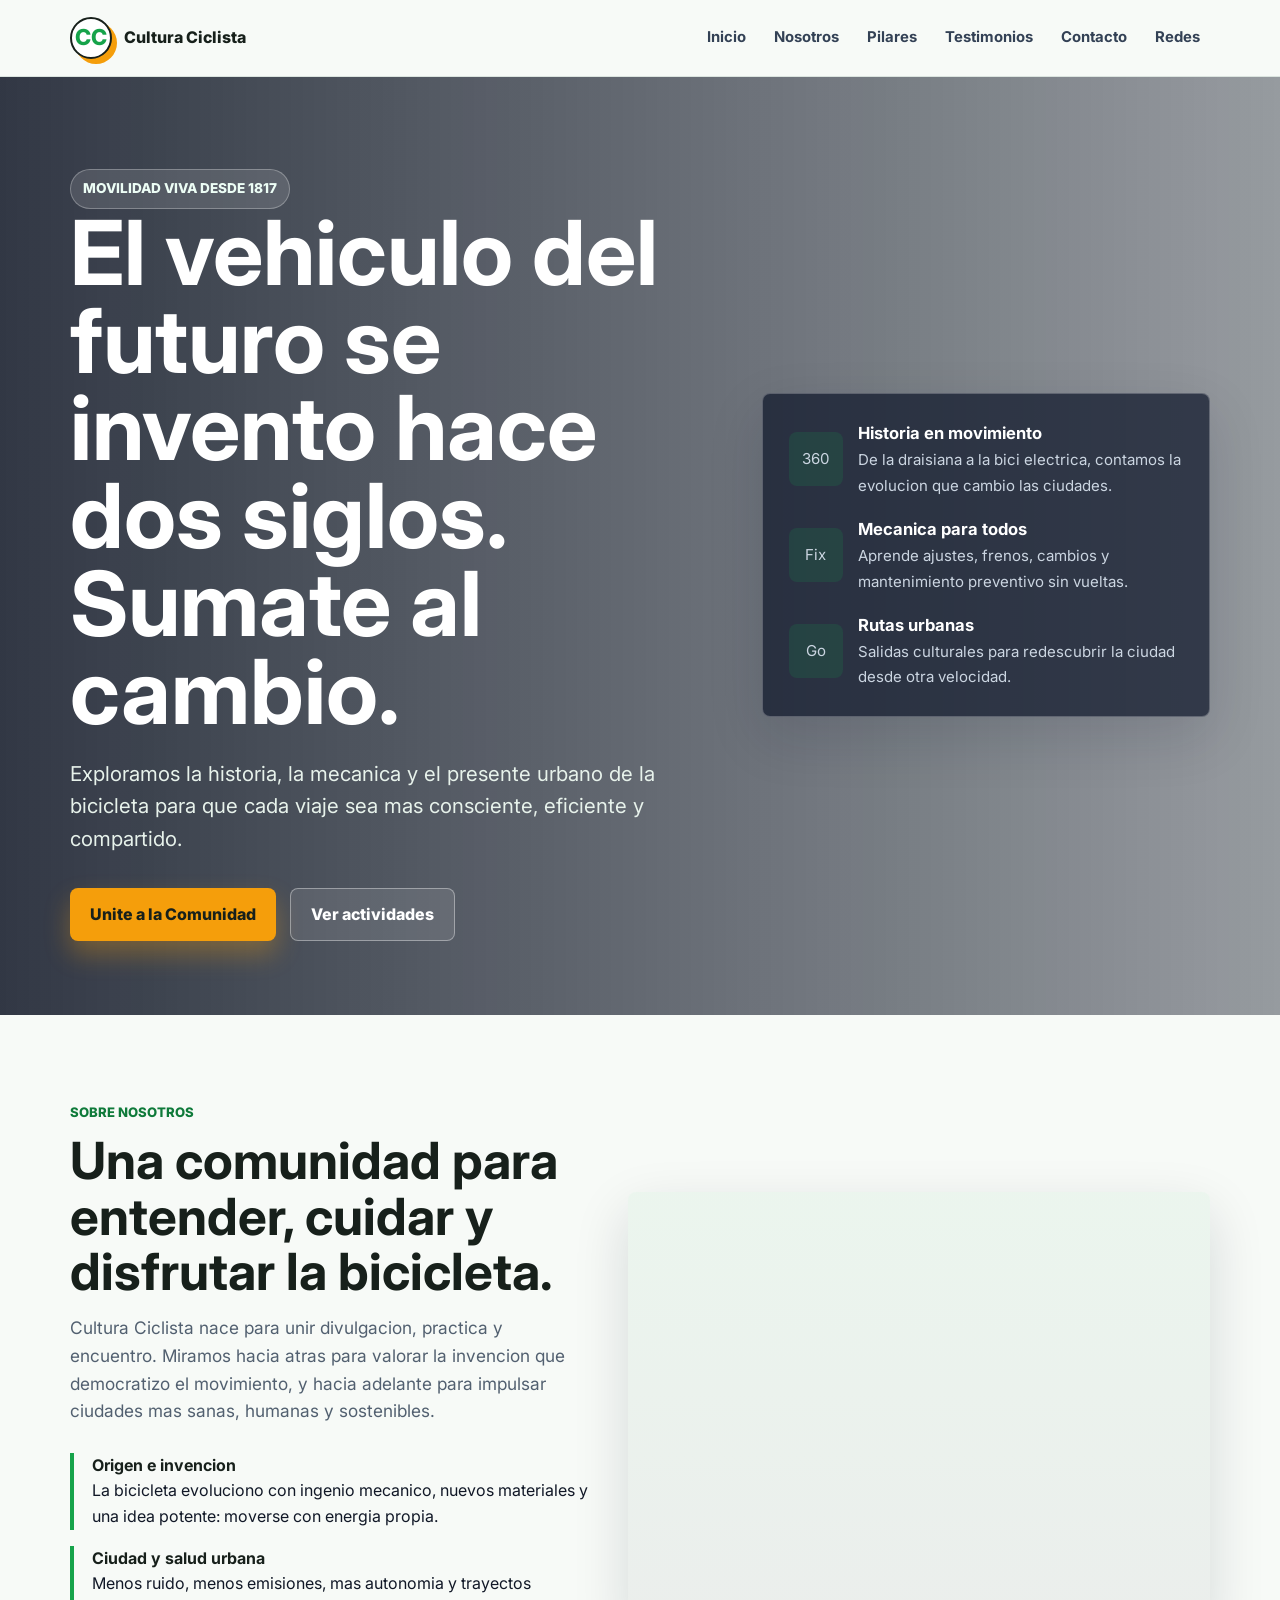
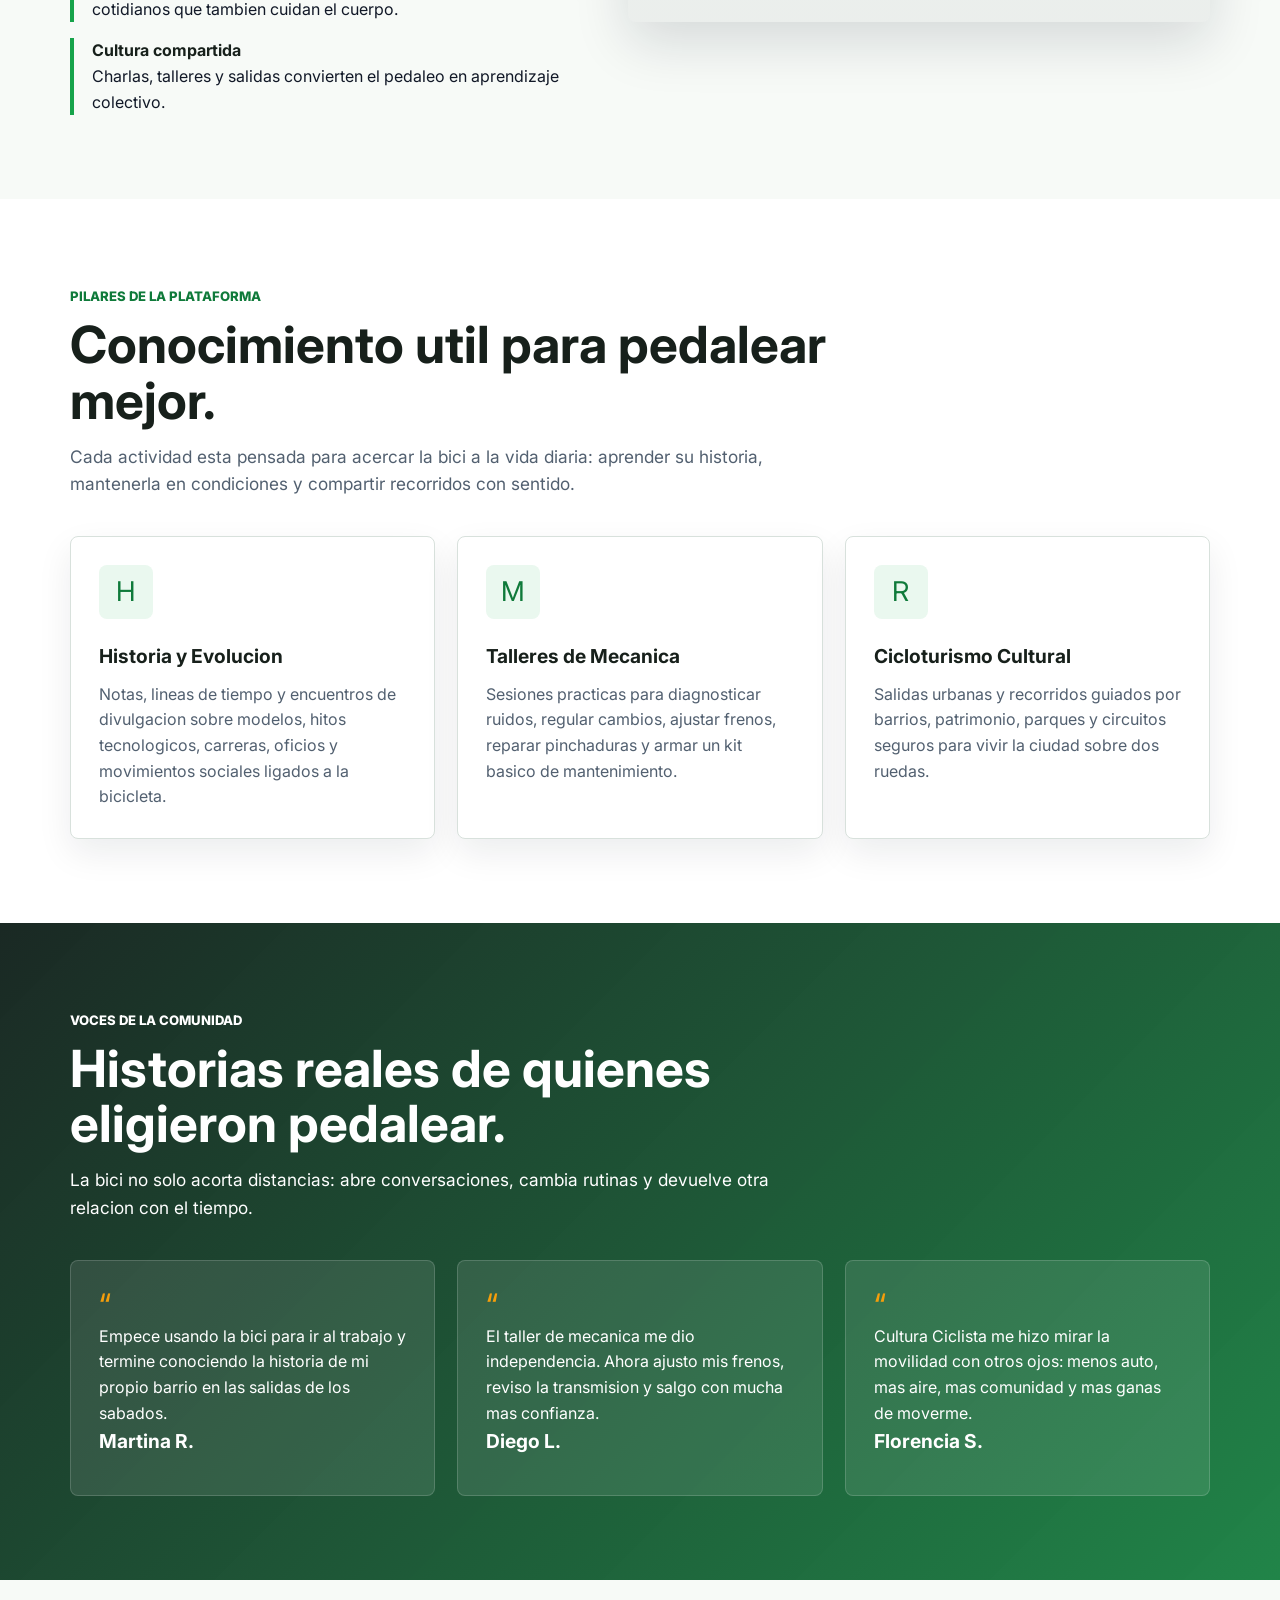
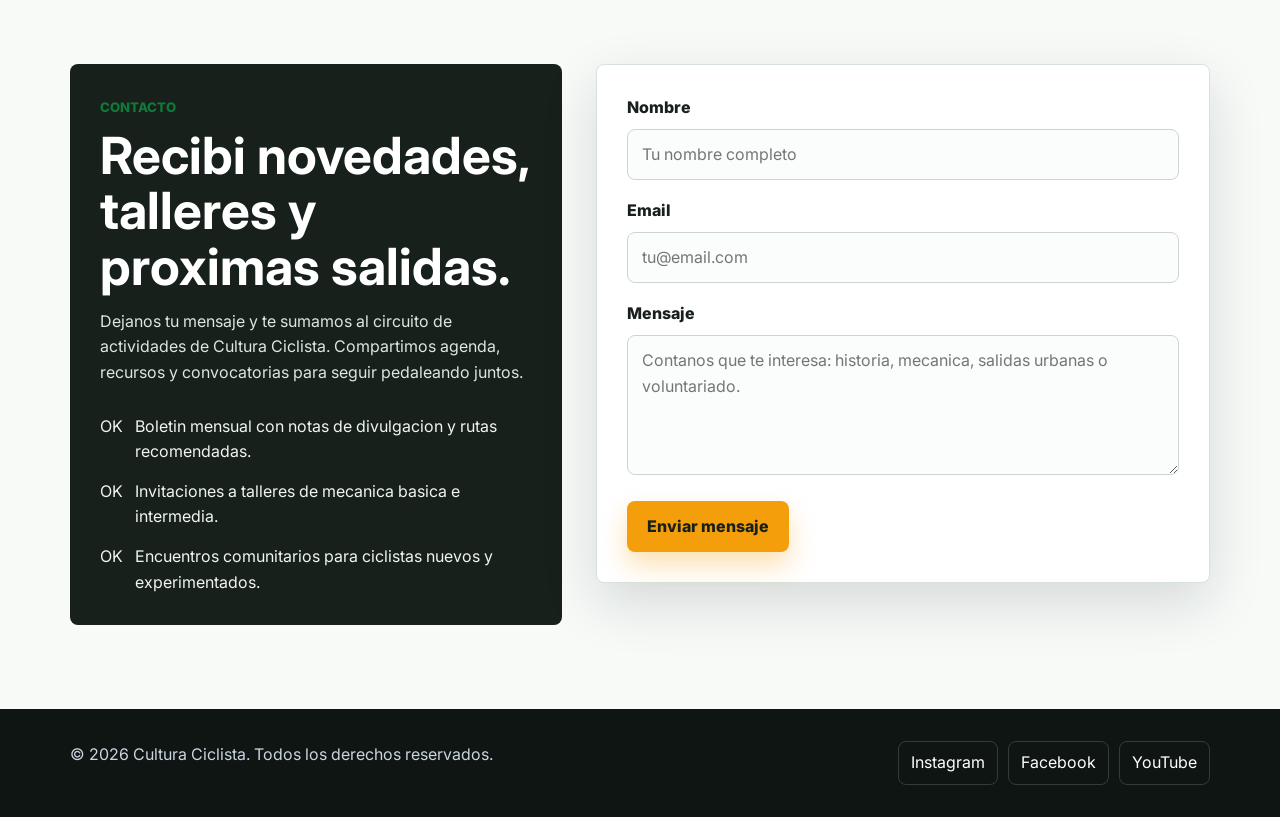
<file: agente2/index.html>
<!DOCTYPE html>
<html lang="es">
<head>
  <meta charset="UTF-8">
  <meta name="viewport" content="width=device-width, initial-scale=1.0">
  <meta name="description" content="Cultura Ciclista: comunidad de divulgacion, mecanica, historia y movilidad urbana en bicicleta.">
  <title>Cultura Ciclista | Historia, mecanica y movilidad urbana</title>
  <link rel="preconnect" href="https://fonts.googleapis.com">
  <link rel="preconnect" href="https://fonts.gstatic.com" crossorigin>
  <link href="https://fonts.googleapis.com/css2?family=Inter:wght@400;500;600;700;800&display=swap" rel="stylesheet">
  <style>
    :root {
      --green: #16a34a;
      --green-dark: #0f7a3a;
      --ink: #111827;
      --muted: #526070;
      --line: #d8e1dc;
      --paper: #f7faf7;
      --white: #ffffff;
      --accent: #f59e0b;
      --accent-dark: #c46d05;
      --charcoal: #17201b;
      --shadow: 0 20px 55px rgba(17, 24, 39, 0.14);
    }

    * {
      box-sizing: border-box;
    }

    html {
      scroll-behavior: smooth;
    }

    body {
      margin: 0;
      font-family: "Inter", Arial, sans-serif;
      color: var(--ink);
      background: var(--paper);
      line-height: 1.6;
    }

    a {
      color: inherit;
      text-decoration: none;
    }

    img {
      max-width: 100%;
      display: block;
    }

    .site-header {
      position: sticky;
      top: 0;
      z-index: 20;
      background: rgba(247, 250, 247, 0.94);
      border-bottom: 1px solid rgba(216, 225, 220, 0.85);
      backdrop-filter: blur(18px);
    }

    .nav {
      width: min(1140px, calc(100% - 32px));
      min-height: 76px;
      margin: 0 auto;
      display: flex;
      align-items: center;
      justify-content: space-between;
      gap: 24px;
    }

    .brand {
      display: flex;
      align-items: center;
      gap: 12px;
      font-weight: 800;
      color: var(--charcoal);
      white-space: nowrap;
    }

    .logo-mark {
      width: 42px;
      height: 42px;
      display: grid;
      place-items: center;
      border: 2px solid var(--charcoal);
      border-radius: 50%;
      color: var(--green);
      font-size: 22px;
      background: var(--white);
      box-shadow: 5px 5px 0 var(--accent);
    }

    .nav-links {
      display: flex;
      align-items: center;
      justify-content: flex-end;
      flex-wrap: wrap;
      gap: 8px;
      font-size: 0.93rem;
      font-weight: 700;
      color: #334155;
    }

    .nav-links a {
      min-height: 36px;
      display: inline-flex;
      align-items: center;
      padding: 7px 10px;
      border-radius: 8px;
      transition: background 0.2s ease, color 0.2s ease;
    }

    .nav-links a:hover {
      color: var(--green-dark);
      background: rgba(22, 163, 74, 0.1);
    }

    .section {
      padding: 84px 0;
      scroll-margin-top: 88px;
    }

    .container {
      width: min(1140px, calc(100% - 32px));
      margin: 0 auto;
    }

    .hero {
      min-height: calc(100vh - 76px);
      display: grid;
      align-items: center;
      background:
        linear-gradient(90deg, rgba(17, 24, 39, 0.86), rgba(17, 24, 39, 0.42)),
        url("https://images.unsplash.com/photo-1485965120184-e220f721d03e?auto=format&fit=crop&w=1800&q=85") center/cover;
      color: var(--white);
      padding: 92px 0 74px;
    }

    .hero-grid {
      display: grid;
      grid-template-columns: minmax(0, 1.04fr) minmax(280px, 0.72fr);
      gap: 44px;
      align-items: center;
    }

    .eyebrow {
      display: inline-flex;
      align-items: center;
      gap: 8px;
      padding: 8px 12px;
      border: 1px solid rgba(255, 255, 255, 0.28);
      border-radius: 999px;
      background: rgba(255, 255, 255, 0.12);
      color: #ecfdf5;
      font-size: 0.85rem;
      font-weight: 800;
      text-transform: uppercase;
    }

    h1,
    h2,
    h3,
    p {
      margin-top: 0;
    }

    h1 {
      max-width: 820px;
      margin-bottom: 22px;
      font-size: clamp(2.45rem, 7vw, 5.85rem);
      line-height: 0.98;
      letter-spacing: 0;
    }

    .hero p {
      max-width: 670px;
      color: #e7f2eb;
      font-size: clamp(1.05rem, 2vw, 1.28rem);
    }

    .cta-row {
      display: flex;
      flex-wrap: wrap;
      gap: 14px;
      margin-top: 32px;
    }

    .button {
      min-height: 48px;
      display: inline-flex;
      align-items: center;
      justify-content: center;
      gap: 10px;
      padding: 13px 20px;
      border: 0;
      border-radius: 8px;
      font: inherit;
      font-weight: 800;
      cursor: pointer;
      transition: transform 0.2s ease, box-shadow 0.2s ease, background 0.2s ease;
    }

    .button:hover {
      transform: translateY(-2px);
    }

    .button-primary {
      color: var(--charcoal);
      background: var(--accent);
      box-shadow: 0 13px 26px rgba(245, 158, 11, 0.32);
    }

    .button-primary:hover {
      background: #fbbf24;
    }

    .button-secondary {
      color: var(--white);
      border: 1px solid rgba(255, 255, 255, 0.38);
      background: rgba(255, 255, 255, 0.1);
    }

    .hero-panel {
      padding: 26px;
      border: 1px solid rgba(255, 255, 255, 0.24);
      border-radius: 8px;
      background: rgba(15, 23, 42, 0.72);
      box-shadow: var(--shadow);
    }

    .metric-list {
      display: grid;
      gap: 18px;
    }

    .metric {
      display: grid;
      grid-template-columns: 54px 1fr;
      gap: 15px;
      align-items: center;
    }

    .metric-icon,
    .feature-icon {
      width: 54px;
      height: 54px;
      display: grid;
      place-items: center;
      border-radius: 8px;
      background: rgba(22, 163, 74, 0.16);
      color: var(--accent);
      font-size: 1.7rem;
    }

    .metric strong {
      display: block;
      color: var(--white);
      font-size: 1.04rem;
    }

    .metric span {
      color: #cbd5e1;
      font-size: 0.94rem;
    }

    .section-heading {
      max-width: 760px;
      margin-bottom: 38px;
    }

    .section-kicker {
      display: inline-block;
      margin-bottom: 10px;
      color: var(--green-dark);
      font-size: 0.82rem;
      font-weight: 800;
      text-transform: uppercase;
    }

    h2 {
      margin-bottom: 15px;
      color: var(--charcoal);
      font-size: clamp(2rem, 4vw, 3.25rem);
      line-height: 1.08;
      letter-spacing: 0;
    }

    .lead {
      color: var(--muted);
      font-size: 1.08rem;
    }

    .about-grid {
      display: grid;
      grid-template-columns: minmax(0, 0.9fr) minmax(280px, 1fr);
      gap: 34px;
      align-items: center;
    }

    .about-visual {
      min-height: 430px;
      border-radius: 8px;
      background:
        linear-gradient(180deg, rgba(22, 163, 74, 0.05), rgba(17, 24, 39, 0.05)),
        url("https://images.unsplash.com/photo-1507035895480-2b3156c31fc8?auto=format&fit=crop&w=1200&q=85") center/cover;
      box-shadow: var(--shadow);
    }

    .timeline {
      display: grid;
      gap: 16px;
      margin-top: 28px;
    }

    .timeline-item {
      padding-left: 18px;
      border-left: 4px solid var(--green);
    }

    .timeline-item strong {
      display: block;
      color: var(--charcoal);
    }

    .features {
      background: var(--white);
    }

    .feature-grid {
      display: grid;
      grid-template-columns: repeat(3, minmax(0, 1fr));
      gap: 22px;
    }

    .feature-card,
    .testimonial-card {
      padding: 28px;
      border: 1px solid var(--line);
      border-radius: 8px;
      background: var(--white);
      box-shadow: 0 14px 35px rgba(17, 24, 39, 0.08);
    }

    .feature-card h3,
    .testimonial-card h3 {
      margin-bottom: 10px;
      color: var(--charcoal);
      font-size: 1.2rem;
    }

    .feature-card p,
    .testimonial-card p {
      margin-bottom: 0;
      color: var(--muted);
    }

    .feature-icon {
      margin-bottom: 22px;
      color: var(--green-dark);
      background: #eaf8ef;
    }

    .testimonials {
      background:
        linear-gradient(135deg, rgba(17, 32, 27, 0.96), rgba(15, 122, 58, 0.92)),
        url("https://images.unsplash.com/photo-1517649763962-0c623066013b?auto=format&fit=crop&w=1600&q=80") center/cover;
      color: var(--white);
    }

    .testimonials .section-kicker,
    .testimonials h2,
    .testimonials .lead {
      color: var(--white);
    }

    .testimonial-grid {
      display: grid;
      grid-template-columns: repeat(3, minmax(0, 1fr));
      gap: 22px;
    }

    .testimonial-card {
      border-color: rgba(255, 255, 255, 0.16);
      background: rgba(255, 255, 255, 0.1);
      box-shadow: none;
    }

    .testimonial-card p,
    .testimonial-card h3 {
      color: var(--white);
    }

    .quote {
      font-size: 2.2rem;
      line-height: 1;
      color: var(--accent);
    }

    .contact-grid {
      display: grid;
      grid-template-columns: minmax(0, 0.8fr) minmax(300px, 1fr);
      gap: 34px;
      align-items: start;
    }

    .contact-info {
      padding: 30px;
      border-radius: 8px;
      color: var(--white);
      background: var(--charcoal);
    }

    .contact-info h2 {
      color: var(--white);
    }

    .contact-info p {
      color: #dce7df;
    }

    .contact-list {
      display: grid;
      gap: 14px;
      padding: 0;
      margin: 28px 0 0;
      list-style: none;
    }

    .contact-list li {
      display: flex;
      gap: 12px;
      align-items: flex-start;
      color: #eff6f0;
    }

    .contact-form {
      padding: 30px;
      border: 1px solid var(--line);
      border-radius: 8px;
      background: var(--white);
      box-shadow: var(--shadow);
    }

    .form-group {
      margin-bottom: 18px;
    }

    label {
      display: block;
      margin-bottom: 8px;
      color: var(--charcoal);
      font-weight: 800;
    }

    input,
    textarea {
      width: 100%;
      min-height: 48px;
      padding: 12px 14px;
      border: 1px solid #cbd5d1;
      border-radius: 8px;
      color: var(--ink);
      background: #fbfdfc;
      font: inherit;
      outline: none;
      transition: border-color 0.2s ease, box-shadow 0.2s ease;
    }

    textarea {
      min-height: 140px;
      resize: vertical;
    }

    input:focus,
    textarea:focus {
      border-color: var(--green);
      box-shadow: 0 0 0 4px rgba(22, 163, 74, 0.16);
    }

    .site-footer {
      padding: 32px 0;
      color: #cbd5e1;
      background: #0e1512;
    }

    .footer-inner {
      width: min(1140px, calc(100% - 32px));
      margin: 0 auto;
      display: flex;
      align-items: center;
      justify-content: space-between;
      gap: 18px;
      flex-wrap: wrap;
    }

    .social-links {
      display: flex;
      gap: 10px;
      flex-wrap: wrap;
    }

    .social-links a {
      min-height: 38px;
      display: inline-flex;
      align-items: center;
      padding: 8px 12px;
      border: 1px solid rgba(255, 255, 255, 0.16);
      border-radius: 8px;
      color: var(--white);
    }

    .social-links a:hover {
      border-color: var(--accent);
      color: var(--accent);
    }

    @media (max-width: 900px) {
      .nav {
        min-height: auto;
        padding: 16px 0;
        align-items: flex-start;
        flex-direction: column;
      }

      .nav-links {
        justify-content: flex-start;
      }

      .hero-grid,
      .about-grid,
      .contact-grid {
        grid-template-columns: 1fr;
      }

      .feature-grid,
      .testimonial-grid {
        grid-template-columns: 1fr;
      }

      .hero {
        min-height: auto;
      }
    }

    @media (max-width: 560px) {
      .container,
      .nav,
      .footer-inner {
        width: min(100% - 24px, 1140px);
      }

      .section {
        padding: 62px 0;
      }

      .hero {
        padding: 66px 0 58px;
      }

      .nav-links a {
        padding-inline: 8px;
        font-size: 0.86rem;
      }

      .hero-panel,
      .feature-card,
      .testimonial-card,
      .contact-info,
      .contact-form {
        padding: 22px;
      }

      .metric {
        grid-template-columns: 46px 1fr;
      }

      .metric-icon,
      .feature-icon {
        width: 46px;
        height: 46px;
        font-size: 1.35rem;
      }

      .about-visual {
        min-height: 300px;
      }
    }
  </style>
</head>
<body>
  <header class="site-header" id="inicio">
    <nav class="nav" aria-label="Navegacion principal">
      <a class="brand" href="#inicio" aria-label="Ir al inicio de Cultura Ciclista">
        <span class="logo-mark" aria-hidden="true">CC</span>
        <span>Cultura Ciclista</span>
      </a>
      <div class="nav-links">
        <a href="#inicio">Inicio</a>
        <a href="#nosotros">Nosotros</a>
        <a href="#servicios">Pilares</a>
        <a href="#testimonios">Testimonios</a>
        <a href="#contacto">Contacto</a>
        <a href="#footer">Redes</a>
      </div>
    </nav>
  </header>

  <main>
    <section class="hero section" aria-labelledby="hero-title">
      <div class="container hero-grid">
        <div>
          <span class="eyebrow">Movilidad viva desde 1817</span>
          <h1 id="hero-title">El vehiculo del futuro se invento hace dos siglos. Sumate al cambio.</h1>
          <p>Exploramos la historia, la mecanica y el presente urbano de la bicicleta para que cada viaje sea mas consciente, eficiente y compartido.</p>
          <div class="cta-row">
            <a class="button button-primary" href="#contacto">Unite a la Comunidad</a>
            <a class="button button-secondary" href="#servicios">Ver actividades</a>
          </div>
        </div>

        <aside class="hero-panel" aria-label="Datos destacados de la comunidad">
          <div class="metric-list">
            <div class="metric">
              <span class="metric-icon" aria-hidden="true">360</span>
              <div>
                <strong>Historia en movimiento</strong>
                <span>De la draisiana a la bici electrica, contamos la evolucion que cambio las ciudades.</span>
              </div>
            </div>
            <div class="metric">
              <span class="metric-icon" aria-hidden="true">Fix</span>
              <div>
                <strong>Mecanica para todos</strong>
                <span>Aprende ajustes, frenos, cambios y mantenimiento preventivo sin vueltas.</span>
              </div>
            </div>
            <div class="metric">
              <span class="metric-icon" aria-hidden="true">Go</span>
              <div>
                <strong>Rutas urbanas</strong>
                <span>Salidas culturales para redescubrir la ciudad desde otra velocidad.</span>
              </div>
            </div>
          </div>
        </aside>
      </div>
    </section>

    <section class="section" id="nosotros" aria-labelledby="about-title">
      <div class="container about-grid">
        <div>
          <span class="section-kicker">Sobre nosotros</span>
          <h2 id="about-title">Una comunidad para entender, cuidar y disfrutar la bicicleta.</h2>
          <p class="lead">Cultura Ciclista nace para unir divulgacion, practica y encuentro. Miramos hacia atras para valorar la invencion que democratizo el movimiento, y hacia adelante para impulsar ciudades mas sanas, humanas y sostenibles.</p>
          <div class="timeline">
            <div class="timeline-item">
              <strong>Origen e invencion</strong>
              <span>La bicicleta evoluciono con ingenio mecanico, nuevos materiales y una idea potente: moverse con energia propia.</span>
            </div>
            <div class="timeline-item">
              <strong>Ciudad y salud urbana</strong>
              <span>Menos ruido, menos emisiones, mas autonomia y trayectos cotidianos que tambien cuidan el cuerpo.</span>
            </div>
            <div class="timeline-item">
              <strong>Cultura compartida</strong>
              <span>Charlas, talleres y salidas convierten el pedaleo en aprendizaje colectivo.</span>
            </div>
          </div>
        </div>
        <div class="about-visual" role="img" aria-label="Bicicleta urbana frente a una pared verde"></div>
      </div>
    </section>

    <section class="section features" id="servicios" aria-labelledby="features-title">
      <div class="container">
        <div class="section-heading">
          <span class="section-kicker">Pilares de la plataforma</span>
          <h2 id="features-title">Conocimiento util para pedalear mejor.</h2>
          <p class="lead">Cada actividad esta pensada para acercar la bici a la vida diaria: aprender su historia, mantenerla en condiciones y compartir recorridos con sentido.</p>
        </div>
        <div class="feature-grid">
          <article class="feature-card">
            <span class="feature-icon" aria-hidden="true">H</span>
            <h3>Historia y Evolucion</h3>
            <p>Notas, lineas de tiempo y encuentros de divulgacion sobre modelos, hitos tecnologicos, carreras, oficios y movimientos sociales ligados a la bicicleta.</p>
          </article>
          <article class="feature-card">
            <span class="feature-icon" aria-hidden="true">M</span>
            <h3>Talleres de Mecanica</h3>
            <p>Sesiones practicas para diagnosticar ruidos, regular cambios, ajustar frenos, reparar pinchaduras y armar un kit basico de mantenimiento.</p>
          </article>
          <article class="feature-card">
            <span class="feature-icon" aria-hidden="true">R</span>
            <h3>Cicloturismo Cultural</h3>
            <p>Salidas urbanas y recorridos guiados por barrios, patrimonio, parques y circuitos seguros para vivir la ciudad sobre dos ruedas.</p>
          </article>
        </div>
      </div>
    </section>

    <section class="section testimonials" id="testimonios" aria-labelledby="testimonials-title">
      <div class="container">
        <div class="section-heading">
          <span class="section-kicker">Voces de la comunidad</span>
          <h2 id="testimonials-title">Historias reales de quienes eligieron pedalear.</h2>
          <p class="lead">La bici no solo acorta distancias: abre conversaciones, cambia rutinas y devuelve otra relacion con el tiempo.</p>
        </div>
        <div class="testimonial-grid">
          <article class="testimonial-card">
            <div class="quote" aria-hidden="true">&ldquo;</div>
            <p>Empece usando la bici para ir al trabajo y termine conociendo la historia de mi propio barrio en las salidas de los sabados.</p>
            <h3>Martina R.</h3>
          </article>
          <article class="testimonial-card">
            <div class="quote" aria-hidden="true">&ldquo;</div>
            <p>El taller de mecanica me dio independencia. Ahora ajusto mis frenos, reviso la transmision y salgo con mucha mas confianza.</p>
            <h3>Diego L.</h3>
          </article>
          <article class="testimonial-card">
            <div class="quote" aria-hidden="true">&ldquo;</div>
            <p>Cultura Ciclista me hizo mirar la movilidad con otros ojos: menos auto, mas aire, mas comunidad y mas ganas de moverme.</p>
            <h3>Florencia S.</h3>
          </article>
        </div>
      </div>
    </section>

    <section class="section" id="contacto" aria-labelledby="contact-title">
      <div class="container contact-grid">
        <div class="contact-info">
          <span class="section-kicker">Contacto</span>
          <h2 id="contact-title">Recibi novedades, talleres y proximas salidas.</h2>
          <p>Dejanos tu mensaje y te sumamos al circuito de actividades de Cultura Ciclista. Compartimos agenda, recursos y convocatorias para seguir pedaleando juntos.</p>
          <ul class="contact-list">
            <li><span aria-hidden="true">OK</span><span>Boletin mensual con notas de divulgacion y rutas recomendadas.</span></li>
            <li><span aria-hidden="true">OK</span><span>Invitaciones a talleres de mecanica basica e intermedia.</span></li>
            <li><span aria-hidden="true">OK</span><span>Encuentros comunitarios para ciclistas nuevos y experimentados.</span></li>
          </ul>
        </div>

        <form class="contact-form" action="#" method="post">
          <div class="form-group">
            <label for="nombre">Nombre</label>
            <input type="text" id="nombre" name="nombre" placeholder="Tu nombre completo" autocomplete="name" required>
          </div>
          <div class="form-group">
            <label for="email">Email</label>
            <input type="email" id="email" name="email" placeholder="tu@email.com" autocomplete="email" required>
          </div>
          <div class="form-group">
            <label for="mensaje">Mensaje</label>
            <textarea id="mensaje" name="mensaje" placeholder="Contanos que te interesa: historia, mecanica, salidas urbanas o voluntariado." required></textarea>
          </div>
          <button class="button button-primary" type="submit">Enviar mensaje</button>
        </form>
      </div>
    </section>
  </main>

  <footer class="site-footer" id="footer">
    <div class="footer-inner">
      <p>&copy; 2026 Cultura Ciclista. Todos los derechos reservados.</p>
      <div class="social-links" aria-label="Redes sociales">
        <a href="#" aria-label="Instagram de Cultura Ciclista">Instagram</a>
        <a href="#" aria-label="Facebook de Cultura Ciclista">Facebook</a>
        <a href="#" aria-label="YouTube de Cultura Ciclista">YouTube</a>
      </div>
    </div>
  </footer>
</body>
</html>
</file>
